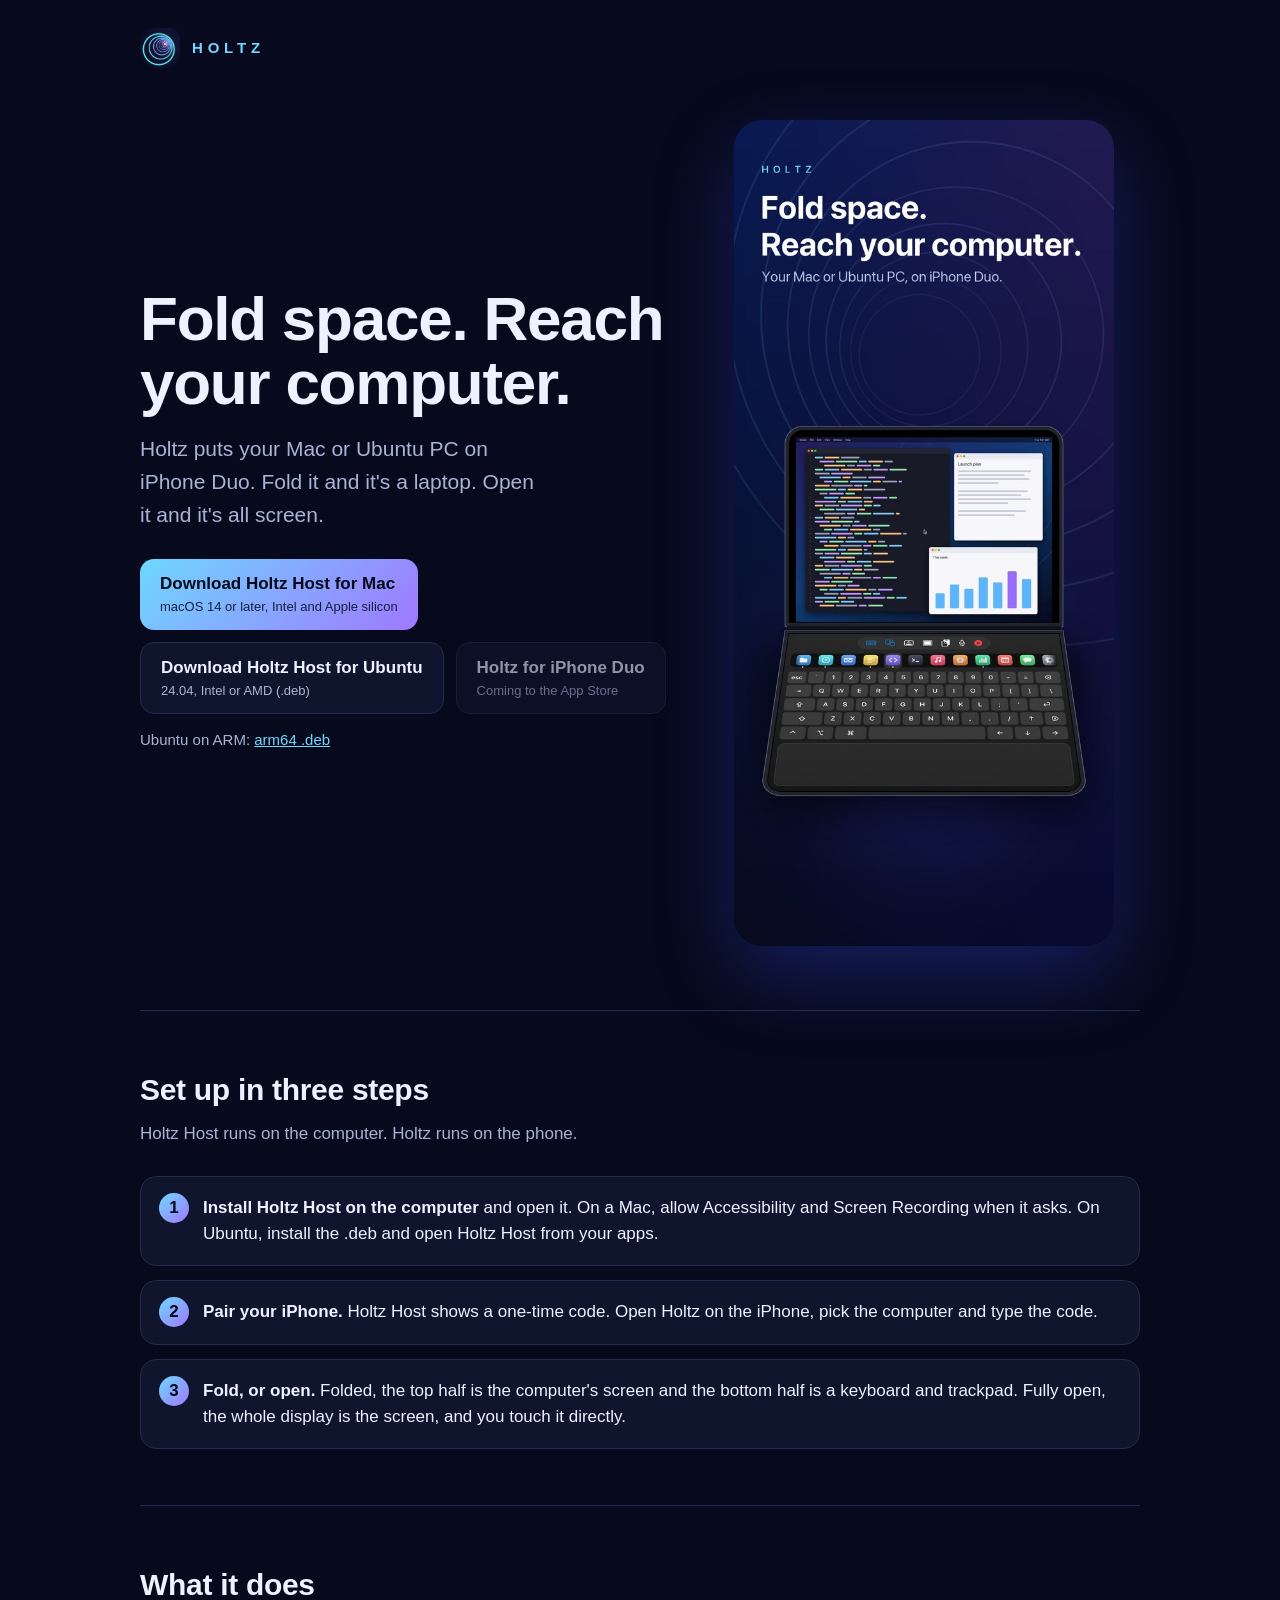
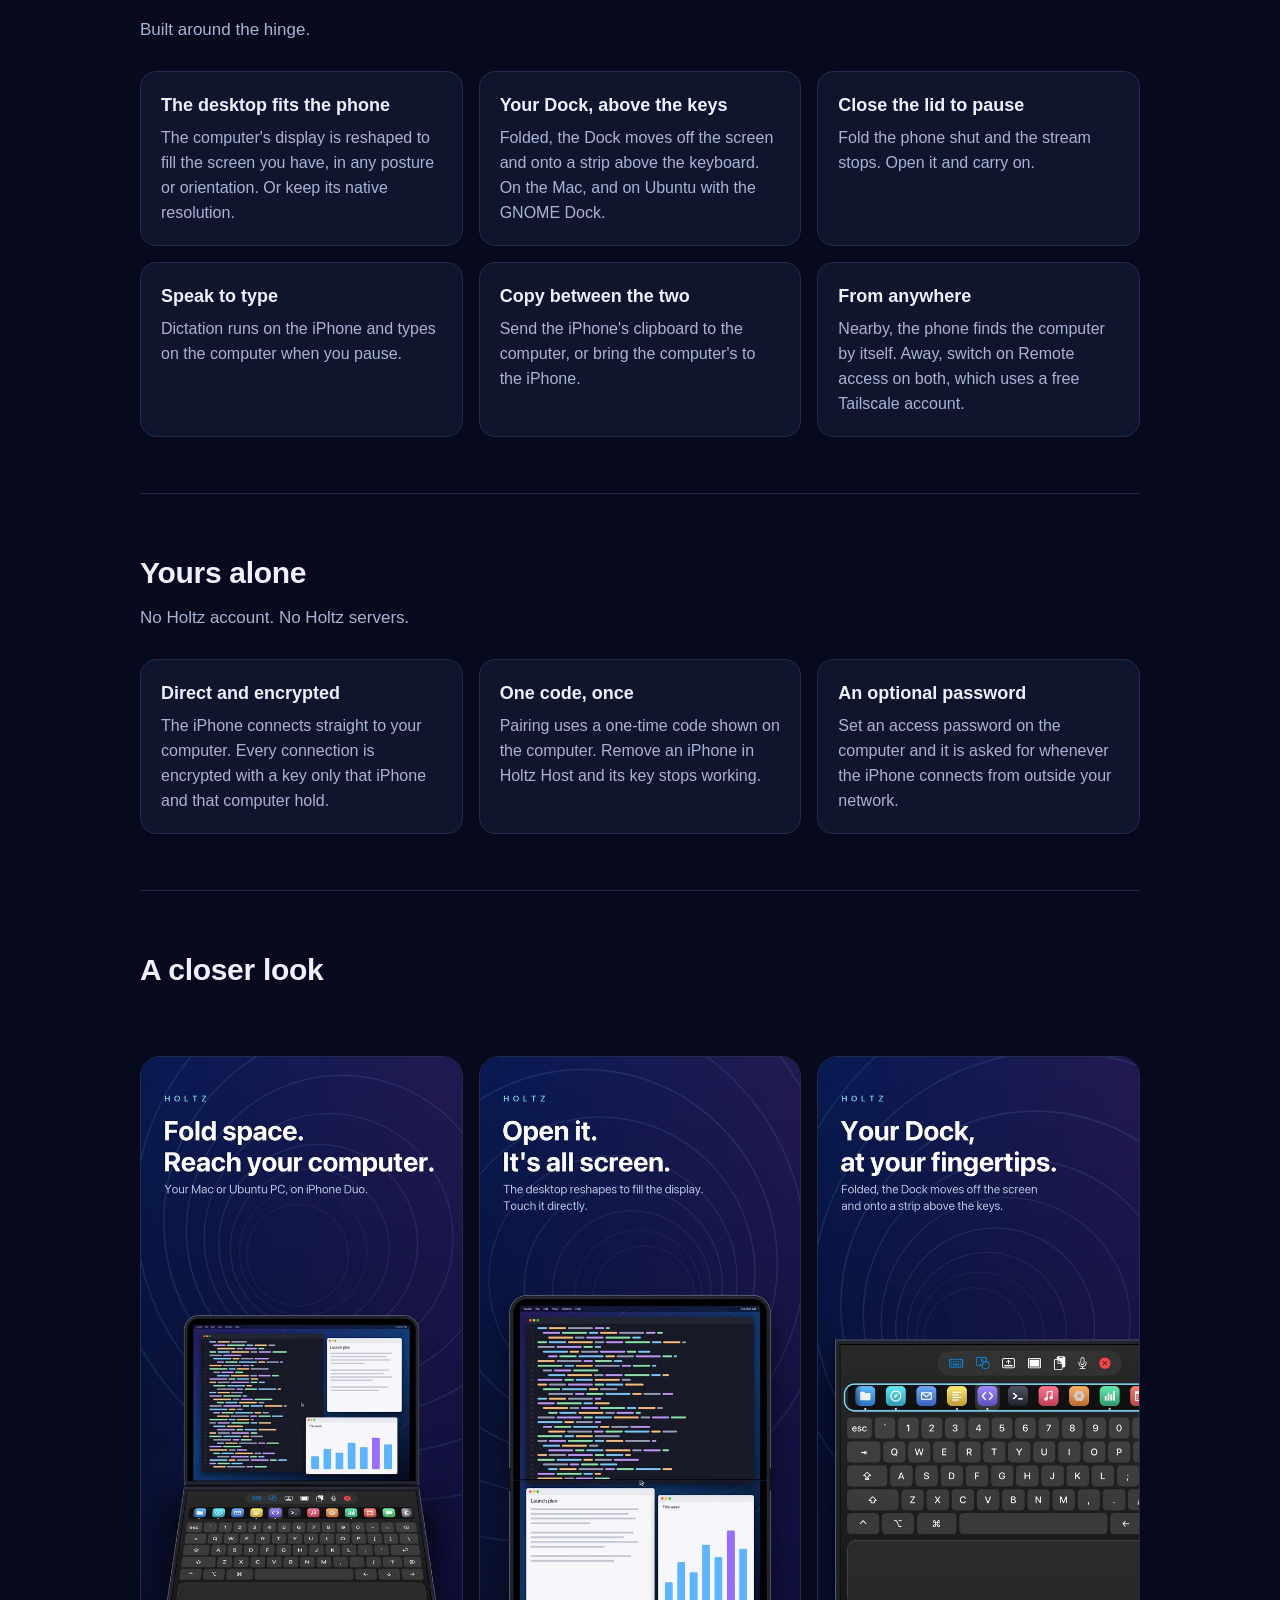
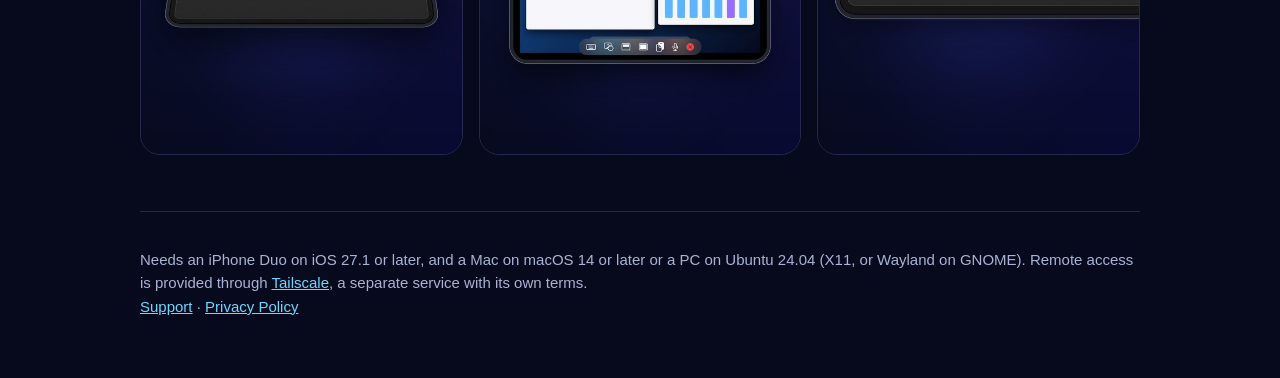
<file: index.html>
<!doctype html>
<html lang="en">
<head>
<meta charset="utf-8">
<meta name="viewport" content="width=device-width, initial-scale=1">
<title>Holtz: your computer on iPhone Duo</title>
<meta name="description" content="Holtz turns iPhone Duo into a window onto your Mac or Ubuntu PC. Fold it and it's a laptop; open it and it's all screen.">
<link rel="icon" href="img/icon.png">
<style>
  :root { --bg: #070a1c; --panel: #10152e; --line: #232a4d; --text: #eef1ff; --muted: #a9b3d6;
          --cyan: #6ed7ff; --violet: #a078ff; }
  * { box-sizing: border-box; }
  body { margin: 0; background: var(--bg); color: var(--text); line-height: 1.55;
         font: 17px/1.55 -apple-system, BlinkMacSystemFont, "SF Pro Text", "Segoe UI", Roboto, sans-serif; }
  a { color: var(--cyan); }
  .wrap { max-width: 1040px; margin: 0 auto; padding: 0 20px; }
  header { padding: 28px 0; display: flex; align-items: center; gap: 12px; }
  header img { width: 40px; height: 40px; border-radius: 10px; }
  header b { letter-spacing: .32em; font-size: 15px; color: var(--cyan); }
  .hero { display: grid; grid-template-columns: 1.1fr .9fr; gap: 40px; align-items: center; padding: 24px 0 64px; }
  h1 { font-size: clamp(38px, 6vw, 62px); line-height: 1.04; margin: 0 0 18px; letter-spacing: -.02em; text-wrap: balance; }
  h2 { font-size: 30px; margin: 0 0 8px; letter-spacing: -.01em; }
  .lead { font-size: 21px; color: var(--muted); margin: 0 0 28px; max-width: 34ch; }
  .hero img { width: 100%; max-width: 380px; border-radius: 28px; justify-self: center;
              box-shadow: 0 30px 80px rgba(60, 80, 255, .28); }
  .buttons { display: flex; flex-wrap: wrap; gap: 12px; }
  .button { display: inline-flex; flex-direction: column; padding: 12px 20px; border-radius: 14px;
            text-decoration: none; font-weight: 600; border: 1px solid var(--line); background: var(--panel); color: var(--text); }
  .button small { font-weight: 400; color: var(--muted); font-size: 13px; }
  .button.primary { background: linear-gradient(135deg, var(--cyan), var(--violet)); color: #06091a; border: 0; }
  .button.primary small { color: #152040; }
  .button[aria-disabled] { opacity: .6; pointer-events: none; }
  section { padding: 56px 0; border-top: 1px solid var(--line); }
  .sub { color: var(--muted); margin: 0 0 28px; }
  .grid { display: grid; grid-template-columns: repeat(auto-fit, minmax(240px, 1fr)); gap: 16px; }
  .card { background: var(--panel); border: 1px solid var(--line); border-radius: 16px; padding: 20px; }
  .card h3 { margin: 0 0 6px; font-size: 18px; }
  .card p { margin: 0; color: var(--muted); font-size: 16px; }
  ol.steps { counter-reset: s; list-style: none; padding: 0; margin: 0; display: grid; gap: 14px; }
  ol.steps li { counter-increment: s; background: var(--panel); border: 1px solid var(--line); border-radius: 16px;
                padding: 18px 20px 18px 62px; position: relative; }
  ol.steps li::before { content: counter(s); position: absolute; left: 18px; top: 16px; width: 30px; height: 30px;
                border-radius: 50%; display: grid; place-items: center; font-weight: 700; color: #06091a;
                background: linear-gradient(135deg, var(--cyan), var(--violet)); }
  .shots { display: grid; grid-template-columns: repeat(auto-fit, minmax(200px, 1fr)); gap: 16px; }
  .shots img { width: 100%; border-radius: 20px; border: 1px solid var(--line); }
  code { background: #0c1126; border: 1px solid var(--line); border-radius: 6px; padding: 1px 6px; font-size: 15px; }
  footer { padding: 36px 0 60px; color: var(--muted); font-size: 15px; border-top: 1px solid var(--line); }
  @media (max-width: 760px) { .hero { grid-template-columns: 1fr; } .lead { max-width: none; } }
</style>
</head>
<body>
<div class="wrap">
  <header><img src="img/icon.png" alt=""><b>HOLTZ</b></header>

  <div class="hero">
    <div>
      <h1>Fold space. Reach your computer.</h1>
      <p class="lead">Holtz puts your Mac or Ubuntu PC on iPhone Duo. Fold it and it's a laptop. Open it and it's all screen.</p>
      <div class="buttons">
        <a class="button primary" data-asset="Holtz-Host.dmg" href="#">Download Holtz Host for Mac<small>macOS 14 or later, Intel and Apple silicon</small></a>
        <a class="button" data-asset="holtz-host_amd64.deb" href="#">Download Holtz Host for Ubuntu<small>24.04, Intel or AMD (.deb)</small></a>
        <a class="button" aria-disabled="true" href="#">Holtz for iPhone Duo<small>Coming to the App Store</small></a>
      </div>
      <p class="sub" style="margin-top:14px;font-size:15px">Ubuntu on ARM: <a data-asset="holtz-host_arm64.deb" href="#">arm64 .deb</a></p>
    </div>
    <img src="img/01-fold-space.jpg" alt="iPhone Duo folded like a laptop, showing a Mac desktop on top and a keyboard below">
  </div>

  <section>
    <h2>Set up in three steps</h2>
    <p class="sub">Holtz Host runs on the computer. Holtz runs on the phone.</p>
    <ol class="steps">
      <li><b>Install Holtz Host on the computer</b> and open it. On a Mac, allow Accessibility and Screen Recording when it asks. On Ubuntu, install the .deb and open Holtz Host from your apps.</li>
      <li><b>Pair your iPhone.</b> Holtz Host shows a one-time code. Open Holtz on the iPhone, pick the computer and type the code.</li>
      <li><b>Fold, or open.</b> Folded, the top half is the computer's screen and the bottom half is a keyboard and trackpad. Fully open, the whole display is the screen, and you touch it directly.</li>
    </ol>
  </section>

  <section>
    <h2>What it does</h2>
    <p class="sub">Built around the hinge.</p>
    <div class="grid">
      <div class="card"><h3>The desktop fits the phone</h3><p>The computer's display is reshaped to fill the screen you have, in any posture or orientation. Or keep its native resolution.</p></div>
      <div class="card"><h3>Your Dock, above the keys</h3><p>Folded, the Dock moves off the screen and onto a strip above the keyboard. On the Mac, and on Ubuntu with the GNOME Dock.</p></div>
      <div class="card"><h3>Close the lid to pause</h3><p>Fold the phone shut and the stream stops. Open it and carry on.</p></div>
      <div class="card"><h3>Speak to type</h3><p>Dictation runs on the iPhone and types on the computer when you pause.</p></div>
      <div class="card"><h3>Copy between the two</h3><p>Send the iPhone's clipboard to the computer, or bring the computer's to the iPhone.</p></div>
      <div class="card"><h3>From anywhere</h3><p>Nearby, the phone finds the computer by itself. Away, switch on Remote access on both, which uses a free Tailscale account.</p></div>
    </div>
  </section>

  <section>
    <h2>Yours alone</h2>
    <p class="sub">No Holtz account. No Holtz servers.</p>
    <div class="grid">
      <div class="card"><h3>Direct and encrypted</h3><p>The iPhone connects straight to your computer. Every connection is encrypted with a key only that iPhone and that computer hold.</p></div>
      <div class="card"><h3>One code, once</h3><p>Pairing uses a one-time code shown on the computer. Remove an iPhone in Holtz Host and its key stops working.</p></div>
      <div class="card"><h3>An optional password</h3><p>Set an access password on the computer and it is asked for whenever the iPhone connects from outside your network.</p></div>
    </div>
  </section>

  <section>
    <h2>A closer look</h2>
    <p class="sub">&nbsp;</p>
    <div class="shots">
      <img src="img/01-fold-space.jpg" alt="Folded: screen above, keyboard and trackpad below">
      <img src="img/02-all-screen.jpg" alt="Fully open: the desktop fills the display">
      <img src="img/03-dock.jpg" alt="The Dock as a strip above the keyboard">
    </div>
  </section>

  <footer>
    Needs an iPhone Duo on iOS 27.1 or later, and a Mac on macOS 14 or later or a PC on Ubuntu 24.04 (X11, or Wayland on GNOME).
    Remote access is provided through <a href="https://tailscale.com">Tailscale</a>, a separate service with its own terms.
    <br><a href="support.html">Support</a> · <a href="privacy.html">Privacy Policy</a>
  </footer>
</div>
<script>
  // Downloads come from the latest GitHub release of this repository.
  const REPOSITORY = "dean-tessone/holtz";
  for (const link of document.querySelectorAll("[data-asset]")) {
    link.href = `https://github.com/${REPOSITORY}/releases/latest/download/${link.dataset.asset}`;
  }
</script>
</body>
</html>
</file>
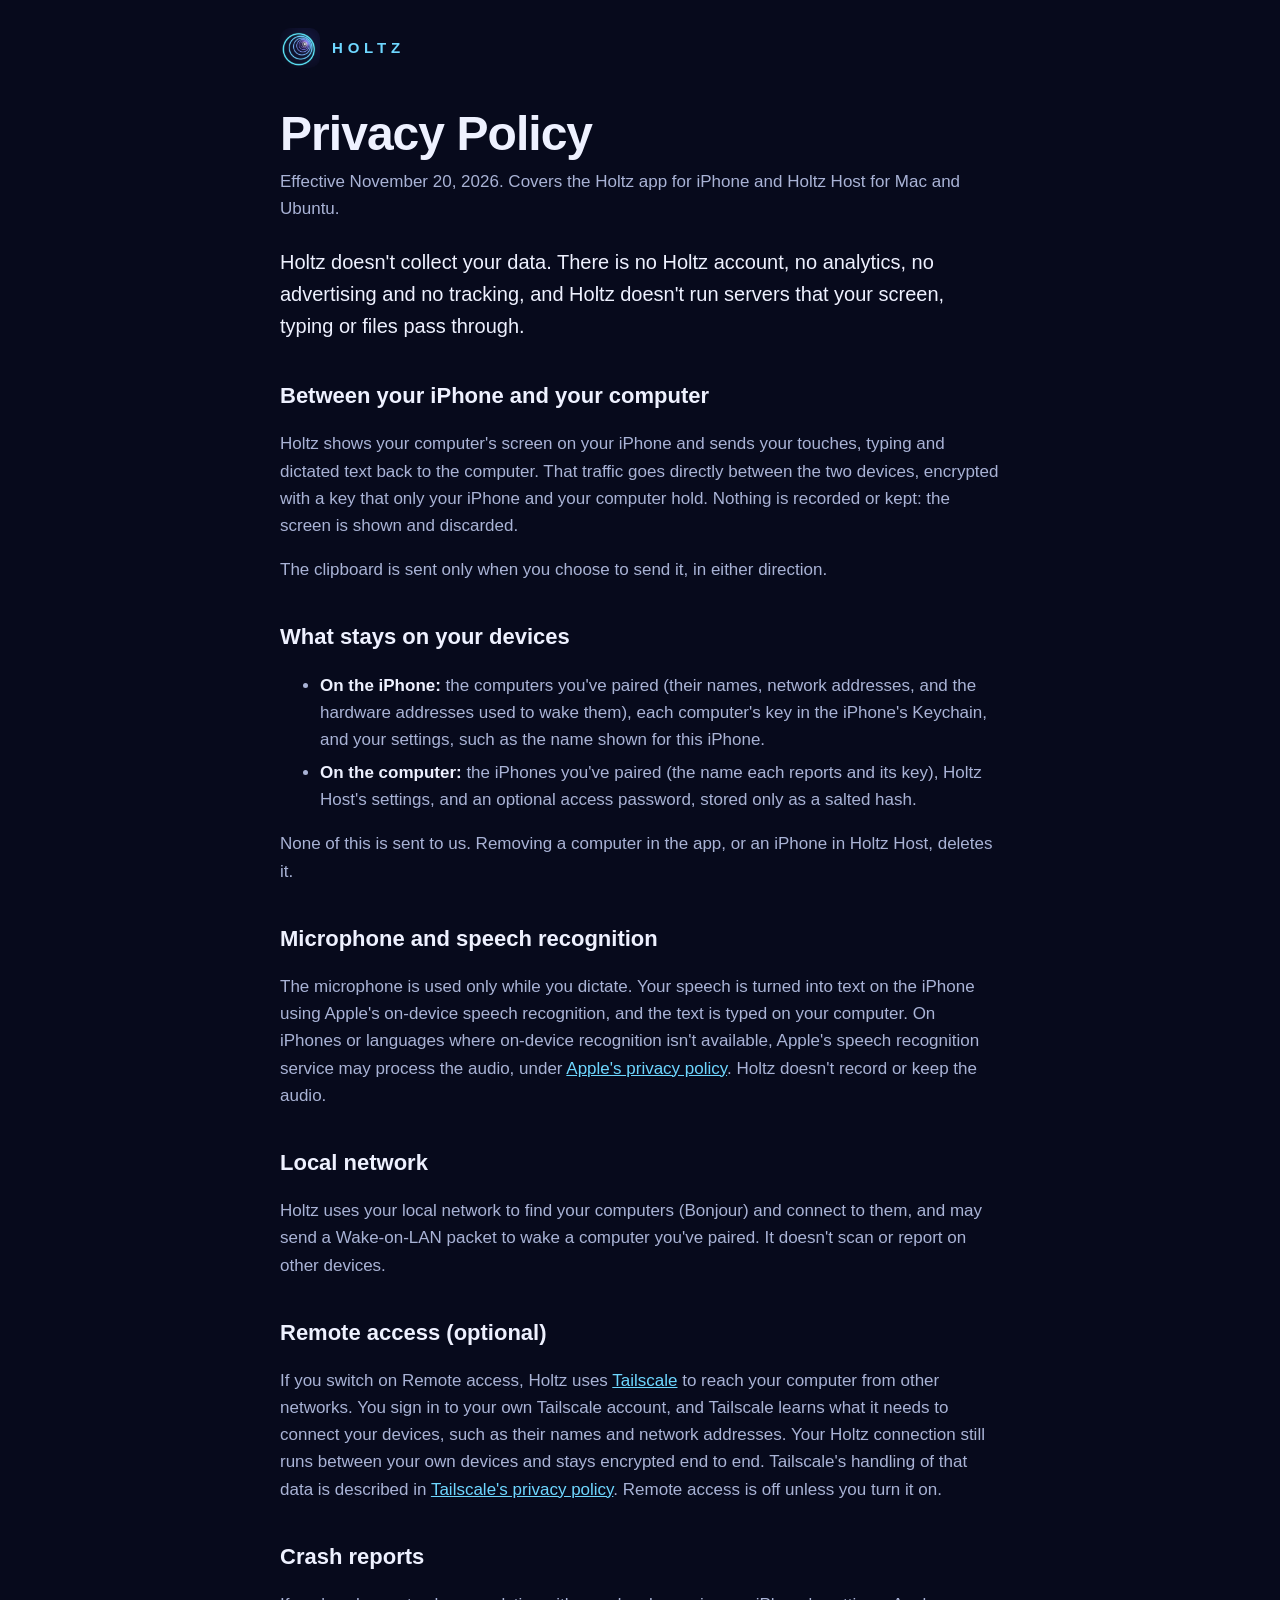
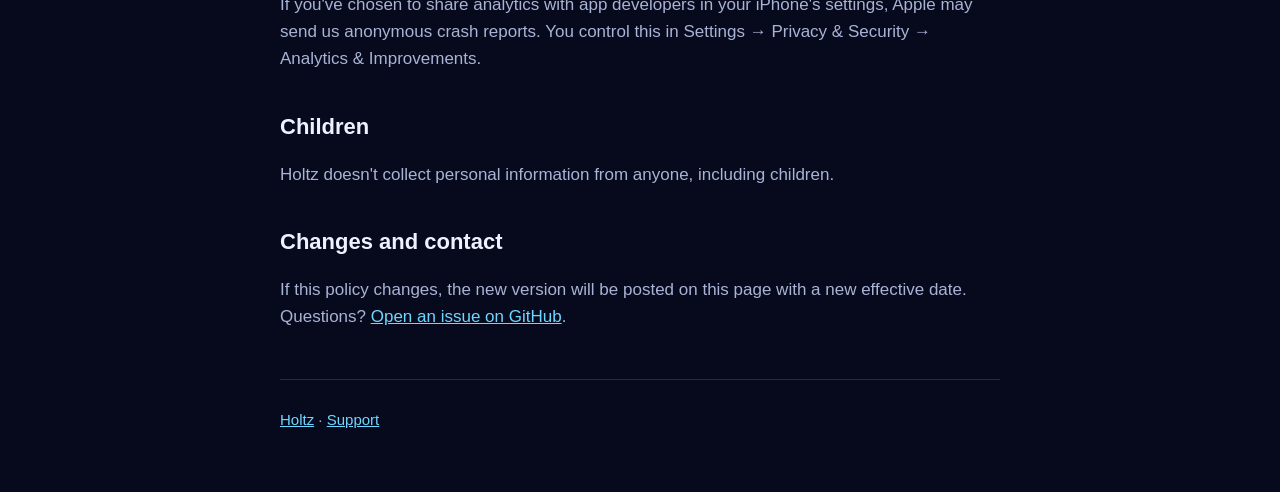
<file: privacy.html>
<!doctype html>
<html lang="en">
<head>
<meta charset="utf-8">
<meta name="viewport" content="width=device-width, initial-scale=1">
<title>Holtz Privacy Policy</title>
<meta name="description" content="What Holtz and Holtz Host do with your data: they don't collect any.">
<link rel="icon" href="img/icon.png">
<link rel="stylesheet" href="page.css">
</head>
<body>
<div class="wrap">
  <header><a href="./"><img src="img/icon.png" alt=""></a><b>HOLTZ</b></header>

  <h1>Privacy Policy</h1>
  <p class="sub">Effective November 20, 2026. Covers the Holtz app for iPhone and Holtz Host for Mac and Ubuntu.</p>

  <p class="lead">Holtz doesn't collect your data. There is no Holtz account, no analytics, no advertising and no
    tracking, and Holtz doesn't run servers that your screen, typing or files pass through.</p>

  <h2>Between your iPhone and your computer</h2>
  <p>Holtz shows your computer's screen on your iPhone and sends your touches, typing and dictated text back to the
    computer. That traffic goes directly between the two devices, encrypted with a key that only your iPhone and your
    computer hold. Nothing is recorded or kept: the screen is shown and discarded.</p>
  <p>The clipboard is sent only when you choose to send it, in either direction.</p>

  <h2>What stays on your devices</h2>
  <ul>
    <li><b>On the iPhone:</b> the computers you've paired (their names, network addresses, and the hardware addresses used
      to wake them), each computer's key in the iPhone's Keychain, and your settings, such as the name shown for this
      iPhone.</li>
    <li><b>On the computer:</b> the iPhones you've paired (the name each reports and its key), Holtz Host's settings,
      and an optional access password, stored only as a salted hash.</li>
  </ul>
  <p>None of this is sent to us. Removing a computer in the app, or an iPhone in Holtz Host, deletes it.</p>

  <h2>Microphone and speech recognition</h2>
  <p>The microphone is used only while you dictate. Your speech is turned into text on the iPhone using Apple's
    on-device speech recognition, and the text is typed on your computer. On iPhones or languages where on-device
    recognition isn't available, Apple's speech recognition service may process the audio, under
    <a href="https://www.apple.com/legal/privacy/">Apple's privacy policy</a>. Holtz doesn't record or keep the audio.</p>

  <h2>Local network</h2>
  <p>Holtz uses your local network to find your computers (Bonjour) and connect to them, and may send a Wake-on-LAN
    packet to wake a computer you've paired. It doesn't scan or report on other devices.</p>

  <h2>Remote access (optional)</h2>
  <p>If you switch on Remote access, Holtz uses <a href="https://tailscale.com">Tailscale</a> to reach your computer
    from other networks. You sign in to your own Tailscale account, and Tailscale learns what it needs to connect your
    devices, such as their names and network addresses. Your Holtz connection still runs between your own devices and
    stays encrypted end to end. Tailscale's handling of that data is described in
    <a href="https://tailscale.com/privacy-policy">Tailscale's privacy policy</a>. Remote access is off unless you
    turn it on.</p>

  <h2>Crash reports</h2>
  <p>If you've chosen to share analytics with app developers in your iPhone's settings, Apple may send us anonymous
    crash reports. You control this in Settings → Privacy &amp; Security → Analytics &amp; Improvements.</p>

  <h2>Children</h2>
  <p>Holtz doesn't collect personal information from anyone, including children.</p>

  <h2>Changes and contact</h2>
  <p>If this policy changes, the new version will be posted on this page with a new effective date. Questions?
    <a href="https://github.com/dean-tessone/holtz/issues">Open an issue on GitHub</a>.</p>

  <footer><a href="./">Holtz</a> · <a href="support.html">Support</a></footer>
</div>
</body>
</html>
</file>
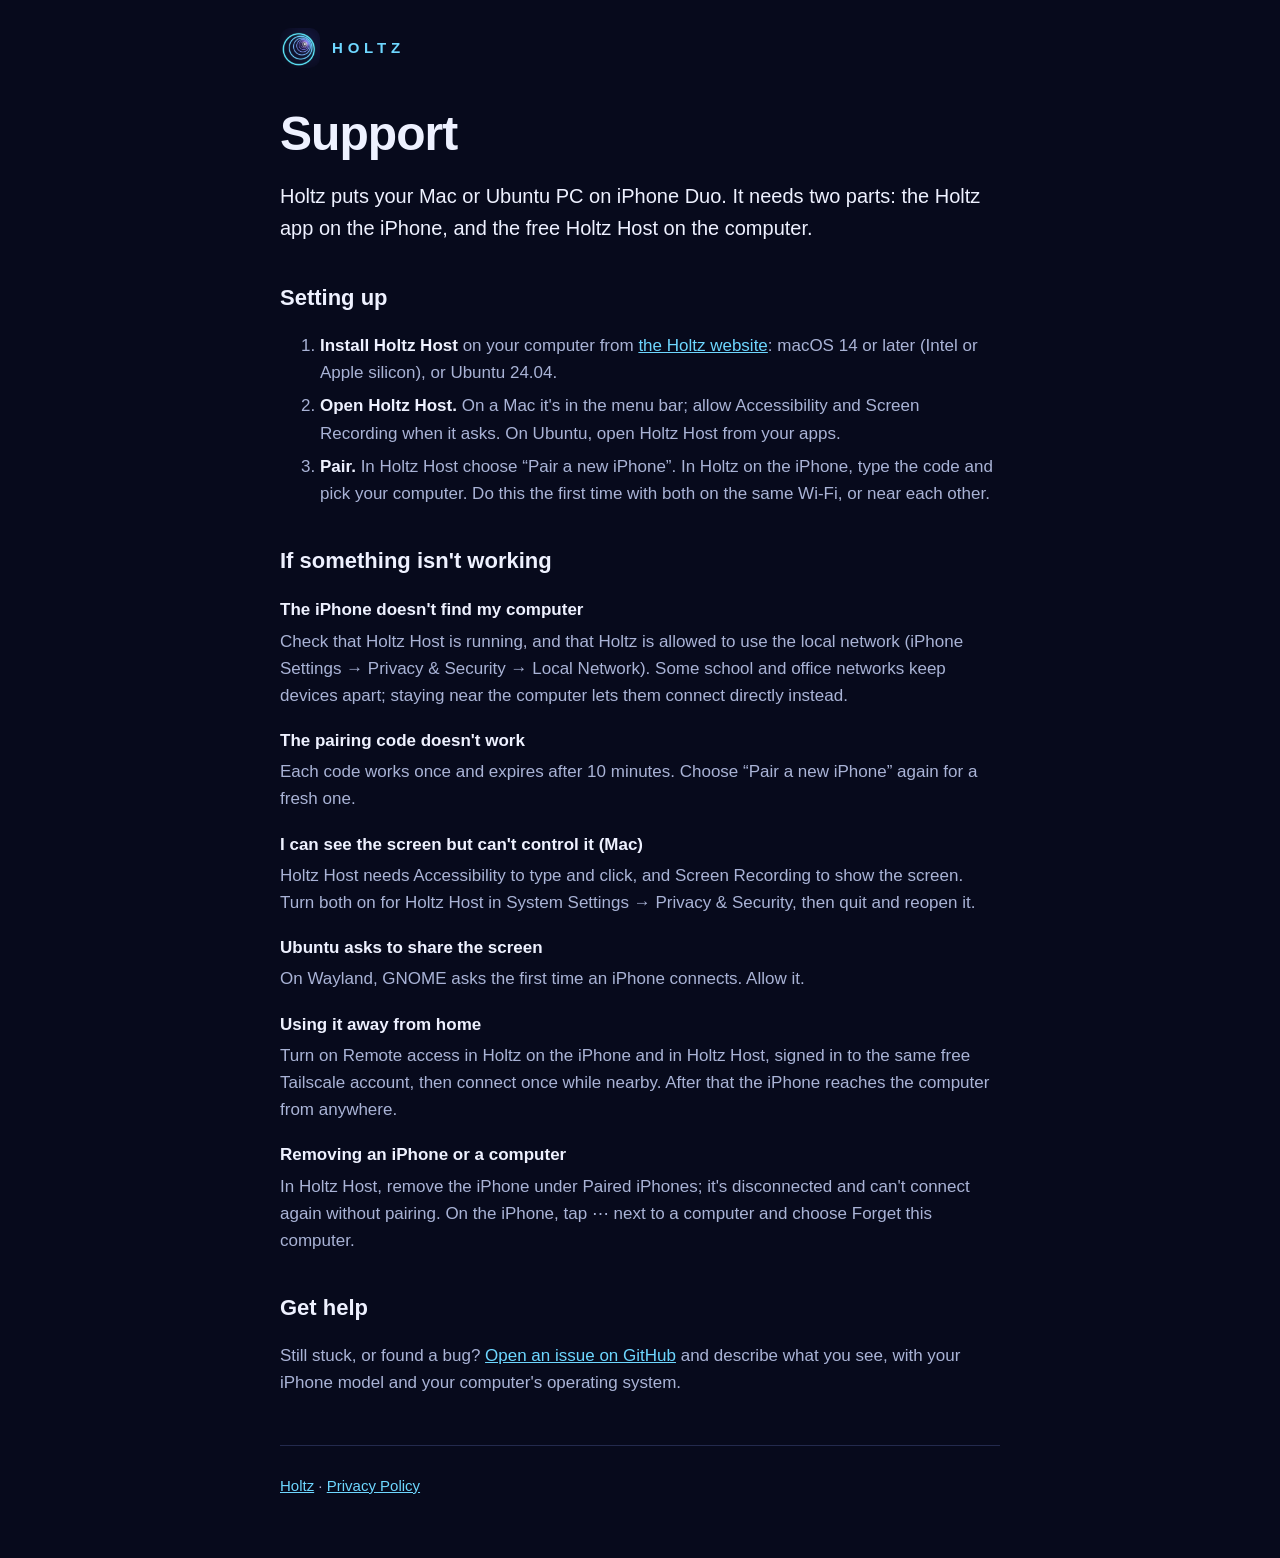
<file: support.html>
<!doctype html>
<html lang="en">
<head>
<meta charset="utf-8">
<meta name="viewport" content="width=device-width, initial-scale=1">
<title>Holtz Support</title>
<meta name="description" content="Setting up Holtz and Holtz Host, fixing common problems, and getting help.">
<link rel="icon" href="img/icon.png">
<link rel="stylesheet" href="page.css">
</head>
<body>
<div class="wrap">
  <header><a href="./"><img src="img/icon.png" alt=""></a><b>HOLTZ</b></header>

  <h1>Support</h1>
  <p class="lead">Holtz puts your Mac or Ubuntu PC on iPhone Duo. It needs two parts: the Holtz app on the iPhone,
    and the free Holtz Host on the computer.</p>

  <h2>Setting up</h2>
  <ol>
    <li><b>Install Holtz Host</b> on your computer from <a href="./">the Holtz website</a>: macOS 14 or later (Intel or
      Apple silicon), or Ubuntu 24.04.</li>
    <li><b>Open Holtz Host.</b> On a Mac it's in the menu bar; allow Accessibility and Screen Recording when it asks.
      On Ubuntu, open Holtz Host from your apps.</li>
    <li><b>Pair.</b> In Holtz Host choose “Pair a new iPhone”. In Holtz on the iPhone, type the code and pick your
      computer. Do this the first time with both on the same Wi-Fi, or near each other.</li>
  </ol>

  <h2>If something isn't working</h2>
  <dl>
    <dt>The iPhone doesn't find my computer</dt>
    <dd>Check that Holtz Host is running, and that Holtz is allowed to use the local network (iPhone Settings → Privacy
      &amp; Security → Local Network). Some school and office networks keep devices apart; staying near the computer
      lets them connect directly instead.</dd>
    <dt>The pairing code doesn't work</dt>
    <dd>Each code works once and expires after 10 minutes. Choose “Pair a new iPhone” again for a fresh one.</dd>
    <dt>I can see the screen but can't control it (Mac)</dt>
    <dd>Holtz Host needs Accessibility to type and click, and Screen Recording to show the screen. Turn both on for
      Holtz Host in System Settings → Privacy &amp; Security, then quit and reopen it.</dd>
    <dt>Ubuntu asks to share the screen</dt>
    <dd>On Wayland, GNOME asks the first time an iPhone connects. Allow it.</dd>
    <dt>Using it away from home</dt>
    <dd>Turn on Remote access in Holtz on the iPhone and in Holtz Host, signed in to the same free Tailscale account,
      then connect once while nearby. After that the iPhone reaches the computer from anywhere.</dd>
    <dt>Removing an iPhone or a computer</dt>
    <dd>In Holtz Host, remove the iPhone under Paired iPhones; it's disconnected and can't connect again without
      pairing. On the iPhone, tap ⋯ next to a computer and choose Forget this computer.</dd>
  </dl>

  <h2>Get help</h2>
  <p>Still stuck, or found a bug? <a href="https://github.com/dean-tessone/holtz/issues">Open an issue on GitHub</a>
    and describe what you see, with your iPhone model and your computer's operating system.</p>

  <footer><a href="./">Holtz</a> · <a href="privacy.html">Privacy Policy</a></footer>
</div>
</body>
</html>
</file>
<file: page.css>
/* Shared by the text pages (privacy, support); matches the home page. */
:root { --bg: #070a1c; --panel: #10152e; --line: #232a4d; --text: #eef1ff; --muted: #a9b3d6; --cyan: #6ed7ff; }
* { box-sizing: border-box; }
body { margin: 0; background: var(--bg); color: var(--text);
       font: 17px/1.6 -apple-system, BlinkMacSystemFont, "SF Pro Text", "Segoe UI", Roboto, sans-serif; }
a { color: var(--cyan); }
.wrap { max-width: 760px; margin: 0 auto; padding: 0 20px; }
header { padding: 28px 0; display: flex; align-items: center; gap: 12px; }
header img { width: 40px; height: 40px; border-radius: 10px; display: block; }
header b { letter-spacing: .32em; font-size: 15px; color: var(--cyan); }
h1 { font-size: clamp(34px, 6vw, 48px); line-height: 1.08; margin: 12px 0 8px; letter-spacing: -.02em; }
h2 { font-size: 22px; margin: 36px 0 8px; }
.lead { font-size: 20px; color: var(--text); }
.sub { color: var(--muted); margin: 0 0 24px; }
p, li, dd { color: var(--muted); }
b, dt { color: var(--text); }
li { margin: 6px 0; }
dt { font-weight: 600; margin-top: 18px; }
dd { margin: 4px 0 0; }
footer { margin-top: 48px; padding: 28px 0 60px; border-top: 1px solid var(--line); color: var(--muted); font-size: 15px; }
</file>
